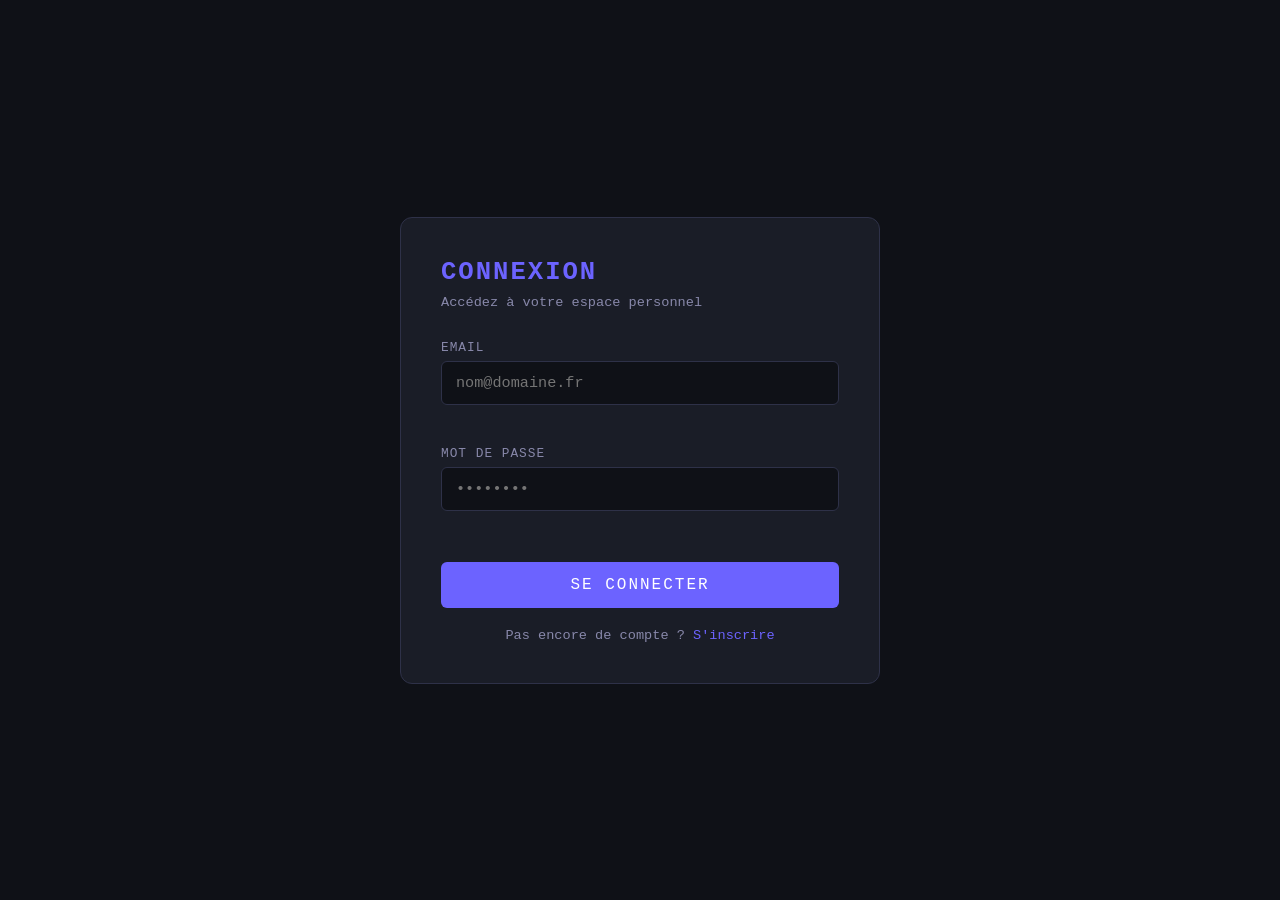
<file: jour05/job01/connexion.html>
<!DOCTYPE html>
<html lang="fr">

    <head>
        <meta charset="UTF-8" />
        <meta name="viewport" content="width=device-width, initial-scale=1.0" />
        <title>Connexion</title>
        <link rel="stylesheet" href="style.css" />
    </head>

    <body>

        <div class="carte">
            <h1>Connexion</h1>
            <p class="sous-titre">Accédez à votre espace personnel</p>

            <form id="formConnexion" novalidate>
                <!-- novalidate désactive la validation native du navigateur, on gère tout nous-mêmes en JS -->

                <!-- Champ Email -->
                <div class="champ">
                    <label for="email">Email</label>
                    <input type="email" id="email" name="email" autocomplete="email" placeholder="nom@domaine.fr"/>
                    <p class="message-erreur" id="erreur-email"></p>
                </div>

                <!-- Champ Mot de passe -->
                <div class="champ">
                    <label for="motdepasse">Mot de passe</label>
                    <input type="password" id="motdepasse" name="motdepasse" autocomplete="current-password" placeholder="••••••••"/>
                    <p class="message-erreur" id="erreur-motdepasse"></p>
                </div>

                <button type="submit">Se connecter</button>
            </form>

            <p class="lien-page">
                Pas encore de compte ? <a href="inscription.html">S'inscrire</a>
            </p>
        </div>

        <!-- On charge d'abord validation.js (les fonctions),
            puis le script de cette page qui les utilise -->
        <script src="validation.js"></script>
        <script>
            const form = document.getElementById("formConnexion");

            // Validation en temps réel (à chaque fois que l'utilisateur quitte un champ)
            document.getElementById("email").addEventListener("blur", function () {
                validerEmail(this, "erreur-email");
            });

            document.getElementById("motdepasse").addEventListener("blur", function () {
                validerMotDePasse(this, "erreur-motdepasse");
            });

            // Validation au moment de la soumission du formulaire
            form.addEventListener("submit", async function (e) {
                e.preventDefault(); // Empêche le rechargement de la page

                const emailOk = await validerEmail(document.getElementById("email"), "erreur-email");
                const mdpOk   = await validerMotDePasse(document.getElementById("motdepasse"), "erreur-motdepasse");

                if (emailOk && mdpOk) {
                    alert("Connexion réussie !");
                    // Ici on enverrait normalement les données au serveur
                }
            });
        </script>

    </body>
</html>
</file>
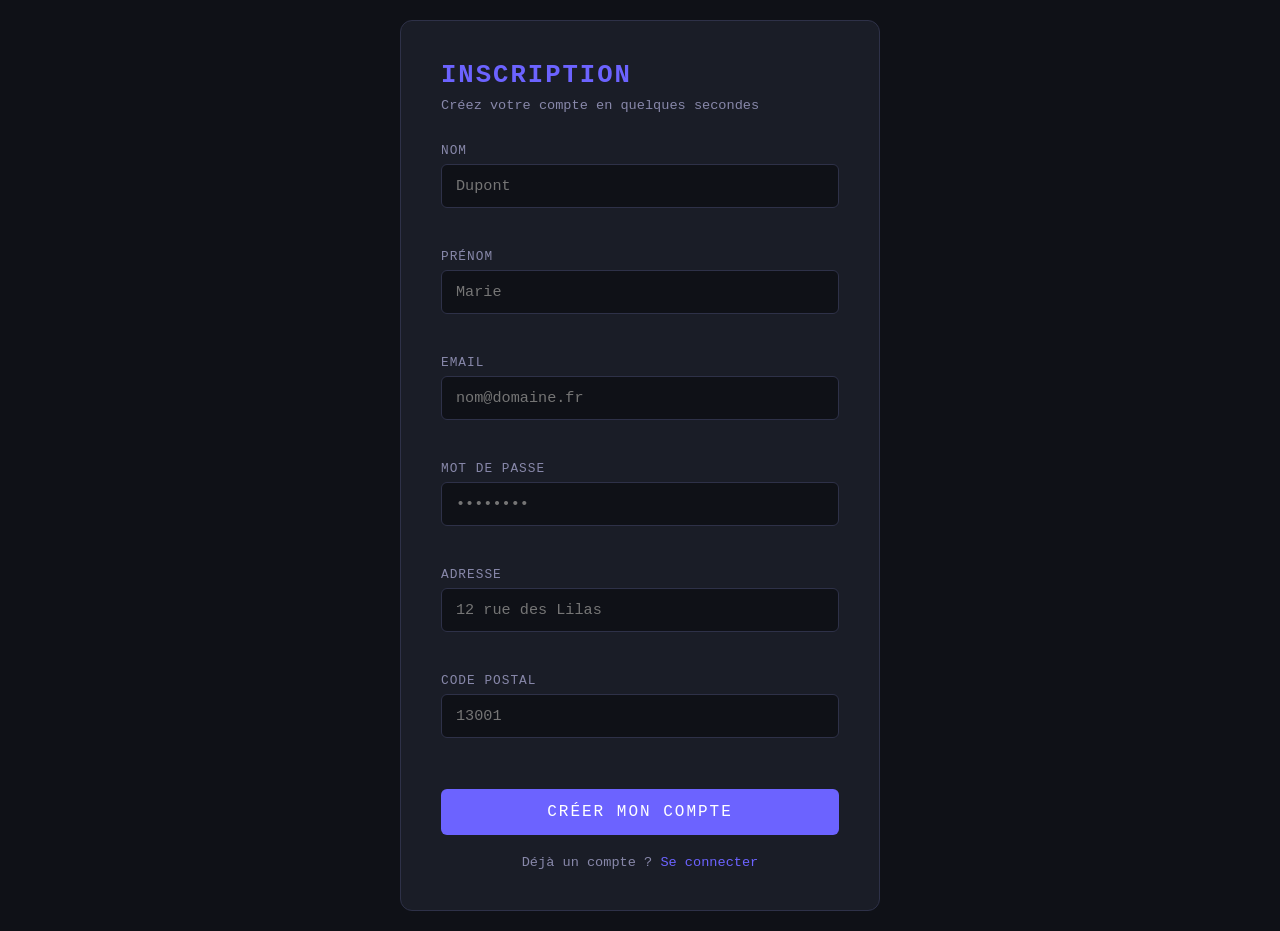
<file: jour05/job01/inscription.html>
<!DOCTYPE html>
<html lang="fr">

    <head>
        <meta charset="UTF-8" />
        <meta name="viewport" content="width=device-width, initial-scale=1.0" />
        <title>Inscription</title>
        <link rel="stylesheet" href="style.css" />
    </head>
    
    <body>

        <div class="carte">
            <h1>Inscription</h1>
            <p class="sous-titre">Créez votre compte en quelques secondes</p>

            <form id="formInscription" novalidate>

                <!-- Nom -->
                <div class="champ">
                    <label for="nom">Nom</label>
                    <input
                        type="text"
                        id="nom"
                        name="nom"
                        autocomplete="family-name"
                        placeholder="Dupont"
                        maxlength="50"
                    />
                    <p class="message-erreur" id="erreur-nom"></p>
                </div>

                <!-- Prénom -->
                <div class="champ">
                    <label for="prenom">Prénom</label>
                    <input
                        type="text"
                        id="prenom"
                        name="prenom"
                        autocomplete="given-name"
                        placeholder="Marie"
                        maxlength="50"
                    />
                    <p class="message-erreur" id="erreur-prenom"></p>
                </div>

                <!-- Email -->
                <div class="champ">
                    <label for="email">Email</label>
                    <input
                        type="email"
                        id="email"
                        name="email"
                        autocomplete="email"
                        placeholder="nom@domaine.fr"
                    />
                    <p class="message-erreur" id="erreur-email"></p>
                </div>

                <!-- Mot de passe -->
                <div class="champ">
                    <label for="motdepasse">Mot de passe</label>
                    <input
                        type="password"
                        id="motdepasse"
                        name="motdepasse"
                        autocomplete="new-password"
                        placeholder="••••••••"
                    />
                    <p class="message-erreur" id="erreur-motdepasse"></p>
                </div>

                <!-- Adresse -->
                <div class="champ">
                    <label for="adresse">Adresse</label>
                    <input
                        type="text"
                        id="adresse"
                        name="adresse"
                        autocomplete="street-address"
                        placeholder="12 rue des Lilas"
                        maxlength="100"
                    />
                    <p class="message-erreur" id="erreur-adresse"></p>
                </div>

                <!-- Code postal -->
                <div class="champ">
                    <label for="codepostal">Code postal</label>
                    <input
                        type="text"
                        id="codepostal"
                        name="codepostal"
                        autocomplete="postal-code"
                        placeholder="13001"
                        maxlength="5"
                    />
                    <p class="message-erreur" id="erreur-codepostal"></p>
                </div>

                <button type="submit">Créer mon compte</button>
            </form>

            <p class="lien-page">
                Déjà un compte ? <a href="connexion.html">Se connecter</a>
            </p>
        </div>

        <script src="validation.js"></script>
        <script>
            // Validation en temps réel quand l'utilisateur quitte un champ (événement "blur")
            document.getElementById("nom").addEventListener("blur", function () {
                validerObligatoire(this, "erreur-nom", "Nom");
            });

            document.getElementById("prenom").addEventListener("blur", function () {
                validerObligatoire(this, "erreur-prenom", "Prénom");
            });

            document.getElementById("email").addEventListener("blur", function () {
                validerEmail(this, "erreur-email");
            });

            document.getElementById("motdepasse").addEventListener("blur", function () {
                validerMotDePasse(this, "erreur-motdepasse");
            });

            document.getElementById("adresse").addEventListener("blur", function () {
                validerObligatoire(this, "erreur-adresse", "Adresse");
            });

            document.getElementById("codepostal").addEventListener("blur", function () {
                validerCodePostal(this, "erreur-codepostal");
            });

            // Validation complète à la soumission
            document.getElementById("formInscription").addEventListener("submit", async function (e) {
                e.preventDefault();

                // On valide tous les champs et on attend les résultats
                const resultats = await Promise.all([
                    validerObligatoire(document.getElementById("nom"),        "erreur-nom",        "Nom"),
                    validerObligatoire(document.getElementById("prenom"),     "erreur-prenom",     "Prénom"),
                    validerEmail(      document.getElementById("email"),      "erreur-email"),
                    validerMotDePasse( document.getElementById("motdepasse"), "erreur-motdepasse"),
                    validerObligatoire(document.getElementById("adresse"),    "erreur-adresse",    "Adresse"),
                    validerCodePostal( document.getElementById("codepostal"), "erreur-codepostal"),
                ]);

                // Si tous les résultats sont "true", tout est valide
                const toutEstValide = resultats.every((r) => r === true);

                if (toutEstValide) {
                    alert("Inscription réussie !");
                    // Ici on enverrait normalement les données au serveur
                }
            });
        </script>

    </body>
</html>
</file>
<file: jour05/job01/style.css>
/* ===== VARIABLES DE COULEURS ===== */
:root {
    --couleur-fond: #0f1117;
    --couleur-carte: #1a1d27;
    --couleur-bordure: #2e3148;
    --couleur-accent: #6c63ff;
    --couleur-accent-hover: #857dff;
    --couleur-texte: #e8e8f0;
    --couleur-texte-doux: #8888aa;
    --couleur-erreur: #ff6b6b;
    --couleur-succes: #63ffb0;
}

/* ===== RESET DE BASE ===== */
* {
    margin: 0;
    padding: 0;
    box-sizing: border-box;
}

body {
    background-color: var(--couleur-fond);
    color: var(--couleur-texte);
    font-family: 'Courier New', monospace;
    min-height: 100vh;
    display: flex;
    justify-content: center;
    align-items: center;
}

/* ===== CARTE DU FORMULAIRE ===== */
.carte {
    background-color: var(--couleur-carte);
    border: 1px solid var(--couleur-bordure);
    border-radius: 12px;
    padding: 40px;
    width: 100%;
    max-width: 480px;
    margin: 20px;
}

h1 {
    font-size: 1.6rem;
    margin-bottom: 8px;
    color: var(--couleur-accent);
    letter-spacing: 2px;
    text-transform: uppercase;
}

.sous-titre {
    color: var(--couleur-texte-doux);
    font-size: 0.85rem;
    margin-bottom: 30px;
}

/* ===== CHAMPS DU FORMULAIRE ===== */
.champ {
    margin-bottom: 20px;
}

label {
    display: block;
    font-size: 0.8rem;
    text-transform: uppercase;
    letter-spacing: 1px;
    color: var(--couleur-texte-doux);
    margin-bottom: 6px;
}

input {
    width: 100%;
    background: var(--couleur-fond);
    border: 1px solid var(--couleur-bordure);
    border-radius: 6px;
    padding: 12px 14px;
    color: var(--couleur-texte);
    font-family: 'Courier New', monospace;
    font-size: 0.95rem;
    transition: border-color 0.2s;
    outline: none;
}

input:focus {
    border-color: var(--couleur-accent);
}

/* Bordure verte si valide, rouge si erreur */
input.valide {
    border-color: var(--couleur-succes);
}

input.invalide {
    border-color: var(--couleur-erreur);
}

/* ===== MESSAGES D'ERREUR ===== */
.message-erreur {
    font-size: 0.78rem;
    color: var(--couleur-erreur);
    margin-top: 5px;
    min-height: 16px; /* Réserve la place pour éviter les sauts */
}

/* ===== BOUTON ===== */
button[type="submit"] {
    width: 100%;
    background-color: var(--couleur-accent);
    color: white;
    border: none;
    border-radius: 6px;
    padding: 14px;
    font-family: 'Courier New', monospace;
    font-size: 1rem;
    letter-spacing: 2px;
    text-transform: uppercase;
    cursor: pointer;
    margin-top: 10px;
    transition: background-color 0.2s;
}

button[type="submit"]:hover {
    background-color: var(--couleur-accent-hover);
}

/* ===== LIEN ENTRE LES PAGES ===== */
.lien-page {
    text-align: center;
    margin-top: 20px;
    font-size: 0.85rem;
    color: var(--couleur-texte-doux);
}

.lien-page a {
    color: var(--couleur-accent);
    text-decoration: none;
}

.lien-page a:hover {
    text-decoration: underline;
}
</file>
